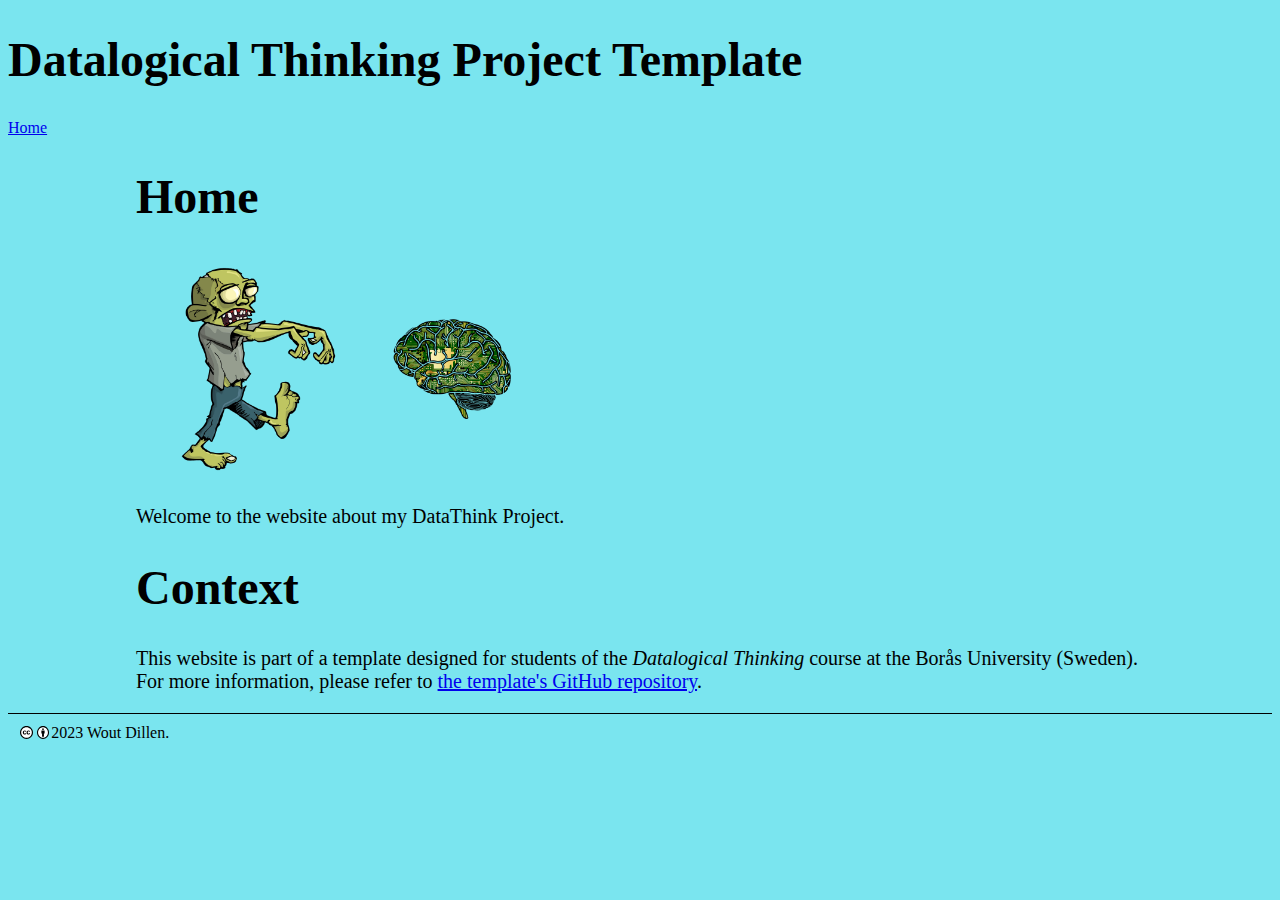
<file: docs/index.html>
<?xml version="1.0" encoding="UTF-8"?>
<!DOCTYPE html>
<html xmlns="http://www.w3.org/1999/xhtml">
    <head>
        <title>DataThink Home Page</title>
        <link rel="stylesheet" type="text/css" href="css/style.css"/>
    </head>
    <body>
        <header>
            <!-- add a header, and format with CSS -->
            <h1>Datalogical Thinking Project Template</h1>
         </header>
         <nav>
            <!-- add links web other pages, and format the navbar with CSS-->
            <!-- see 'Making a Horizontal Menu in HTML and CSS' in the course materials-->
            <a href="index.html">Home</a>
        </nav>
        <main>
            <article>
                <h1>Home</h1>
                <img src="img/datalogicalthinking-zombiebrains.png" class="course-logo" alt="Datalogical Thinking Logo."/>
                <p>
                    Welcome to the website about my DataThink Project. 
                </p>
            </article>
            <article>
                <h1>Context</h1>
                <p>
                    This website is part of a template designed for students of the <cite>Datalogical Thinking</cite> course at the Borås University (Sweden).
                    For more information, please refer to <a href="https://github.com/SSLIS/datathink-template">the template's GitHub repository</a>.
                </p>
            </article>
        </main>
        <footer>
            <div id="footer">
               <div class="copyright">
                  <div><a href="https://creativecommons.org/licenses/by/4.0/legalcode"><img src="img/cc.svg" class="copyright_logo" alt="Creative Commons License"><img src="img/by.svg" class="copyright_logo" alt="Attribution 4.0 International"></a></div>
                  <div>
                     2023 Wout Dillen.
                     </div>
               </div>
            </div>
         </footer>
    </body>
</html>
</file>
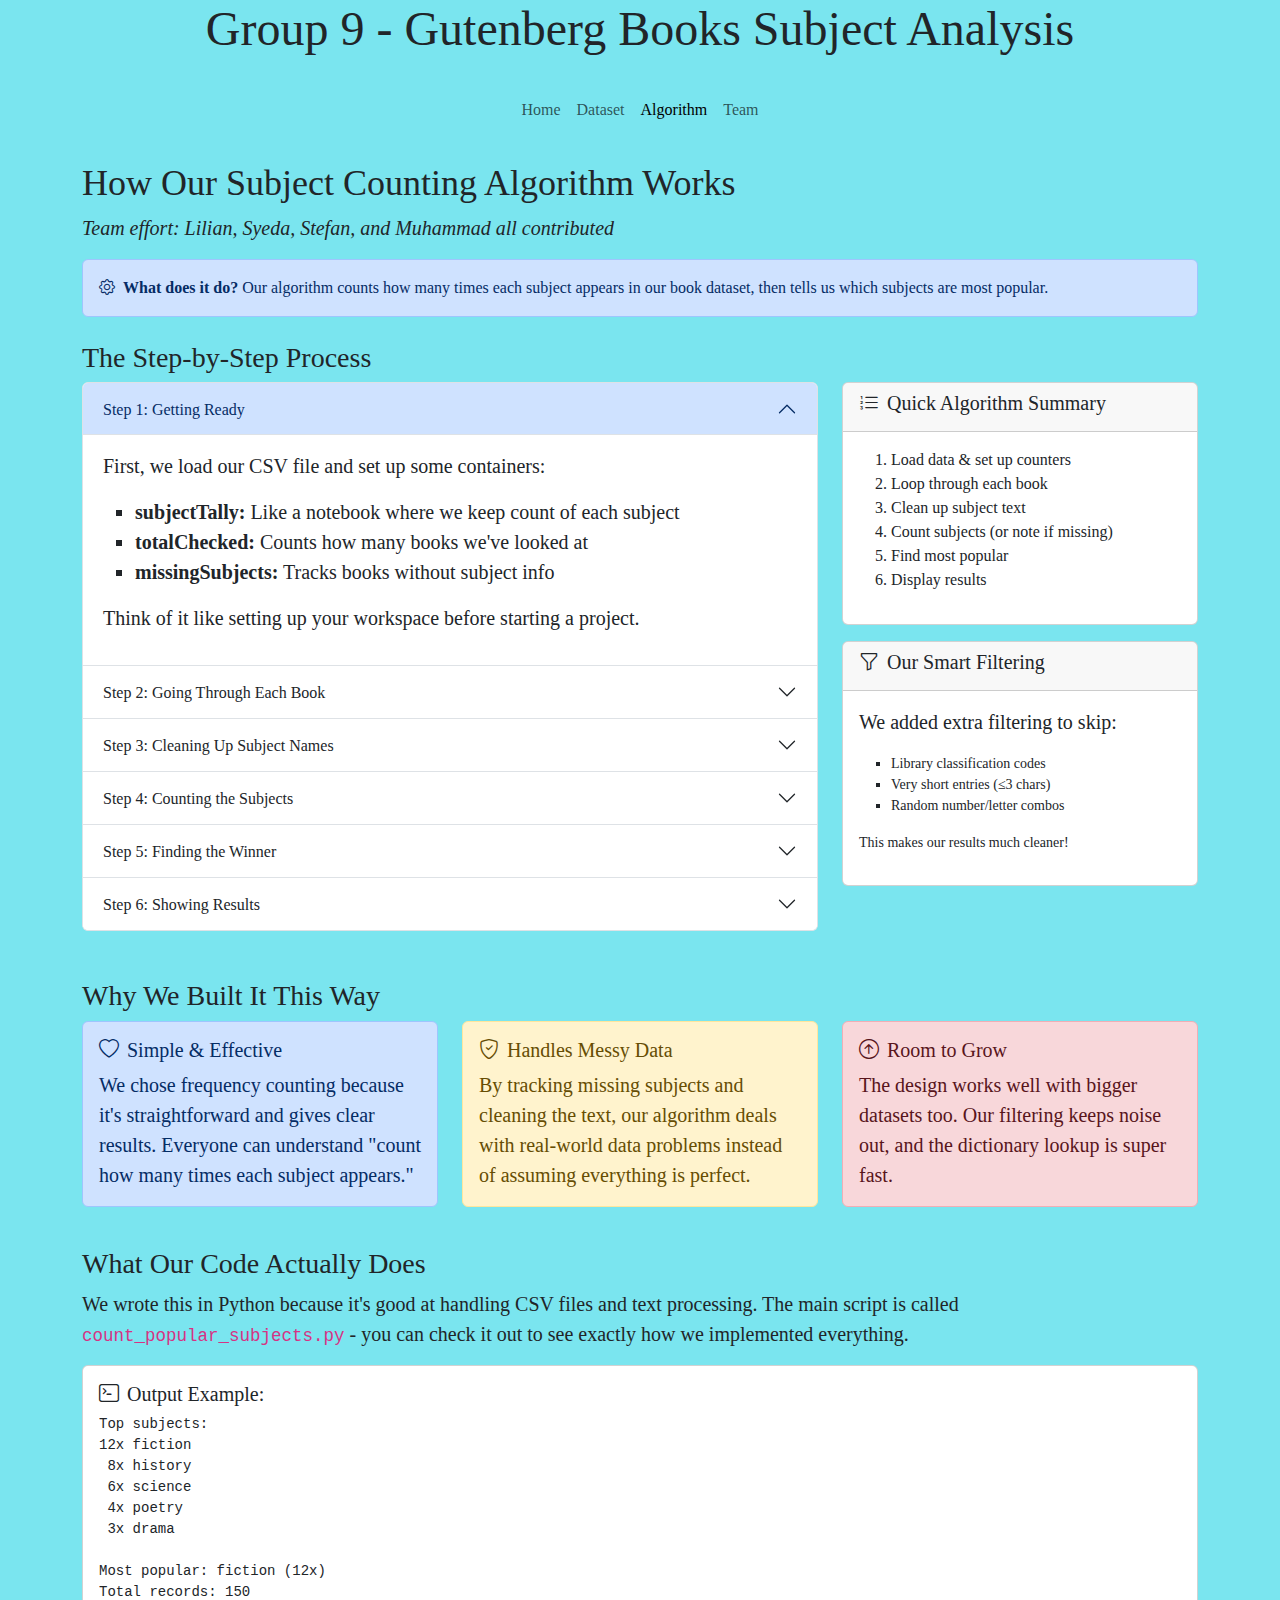
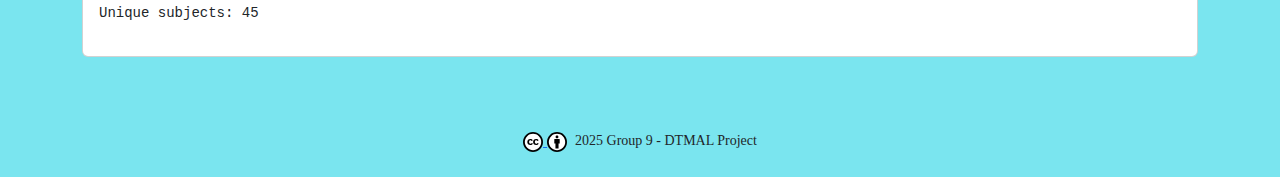
<file: docs/algorithm.html>
<!DOCTYPE html>
<html lang="en">
    <head>
        <meta charset="UTF-8">
        <meta name="viewport" content="width=device-width, initial-scale=1.0">
        <title>Algorithm - Group 9</title>
        <link href="https://cdn.jsdelivr.net/npm/bootstrap@5.3.3/dist/css/bootstrap.min.css" rel="stylesheet">
        <link href="https://cdn.jsdelivr.net/npm/bootstrap-icons@1.11.0/font/bootstrap-icons.css" rel="stylesheet">
        <link rel="stylesheet" type="text/css" href="css/style.css">
    </head>
    <body>
        <header class="mb-4">
            <h1 class="text-center">Group 9 - Gutenberg Books Subject Analysis</h1>
        </header>
        
        <nav class="navbar navbar-expand-lg mb-4">
            <div class="container-fluid">
                <div class="navbar-nav mx-auto">
                    <a class="nav-link" href="index.html">Home</a>
                    <a class="nav-link" href="dataset.html">Dataset</a>
                    <a class="nav-link active" href="algorithm.html">Algorithm</a>
                    <a class="nav-link" href="people.html">Team</a>
                </div>
            </div>
        </nav>
        
        <main class="container">
            <section>
                <h2>How Our Subject Counting Algorithm Works</h2>
                <p><em>Team effort: Lilian, Syeda, Stefan, and Muhammad all contributed</em></p>
                
                <div class="alert alert-primary">
                    <i class="bi bi-gear me-2"></i><strong>What does it do?</strong> Our algorithm counts how many times each subject appears in our book dataset, 
                    then tells us which subjects are most popular.
                </div>
                
                <h3 class="mt-4">The Step-by-Step Process</h3>
                
                <div class="row">
                    <div class="col-lg-8">
                        <div class="accordion" id="algorithmSteps">
                            <div class="accordion-item">
                                <h2 class="accordion-header">
                                    <button class="accordion-button" type="button" data-bs-toggle="collapse" data-bs-target="#step1">
                                        Step 1: Getting Ready
                                    </button>
                                </h2>
                                <div id="step1" class="accordion-collapse collapse show">
                                    <div class="accordion-body">
                                        <p>First, we load our CSV file and set up some containers:</p>
                                        <ul>
                                            <li><strong>subjectTally:</strong> Like a notebook where we keep count of each subject</li>
                                            <li><strong>totalChecked:</strong> Counts how many books we've looked at</li>
                                            <li><strong>missingSubjects:</strong> Tracks books without subject info</li>
                                        </ul>
                                        <p>Think of it like setting up your workspace before starting a project.</p>
                                    </div>
                                </div>
                            </div>
                            
                            <div class="accordion-item">
                                <h2 class="accordion-header">
                                    <button class="accordion-button collapsed" type="button" data-bs-toggle="collapse" data-bs-target="#step2">
                                        Step 2: Going Through Each Book
                                    </button>
                                </h2>
                                <div id="step2" class="accordion-collapse collapse">
                                    <div class="accordion-body">
                                        <p>We use a simple loop to check every single book record:</p>
                                        <ul>
                                            <li>Look at book #1, then book #2, then book #3...</li>
                                            <li>Keep counting: "That's 1 book checked, that's 2 books checked..."</li>
                                            <li>Make sure we don't skip any or count any twice</li>
                                        </ul>
                                    </div>
                                </div>
                            </div>
                            
                            <div class="accordion-item">
                                <h2 class="accordion-header">
                                    <button class="accordion-button collapsed" type="button" data-bs-toggle="collapse" data-bs-target="#step3">
                                        Step 3: Cleaning Up Subject Names
                                    </button>
                                </h2>
                                <div id="step3" class="accordion-collapse collapse">
                                    <div class="accordion-body">
                                        <p>We standardize the subject text so "Fiction" and "fiction" count as the same thing:</p>
                                        <code>subject = subject.strip().lower()</code>
                                        <ul>
                                            <li><code>.lower()</code> makes everything lowercase</li>
                                            <li><code>.strip()</code> removes extra spaces</li>
                                            <li>This prevents counting errors from different formatting</li>
                                        </ul>
                                    </div>
                                </div>
                            </div>
                            
                            <div class="accordion-item">
                                <h2 class="accordion-header">
                                    <button class="accordion-button collapsed" type="button" data-bs-toggle="collapse" data-bs-target="#step4">
                                        Step 4: Counting the Subjects
                                    </button>
                                </h2>
                                <div id="step4" class="accordion-collapse collapse">
                                    <div class="accordion-body">
                                        <p>Here's where the actual counting happens:</p>
                                        <ul>
                                            <li><strong>If the subject field is empty:</strong> Add 1 to our "missing subjects" count</li>
                                            <li><strong>If we've seen this subject before:</strong> Add 1 to its count</li>
                                            <li><strong>If it's a new subject:</strong> Start counting it at 1</li>
                                        </ul>
                                        <p>It's like having tally marks for each subject category.</p>
                                    </div>
                                </div>
                            </div>
                            
                            <div class="accordion-item">
                                <h2 class="accordion-header">
                                    <button class="accordion-button collapsed" type="button" data-bs-toggle="collapse" data-bs-target="#step5">
                                        Step 5: Finding the Winner
                                    </button>
                                </h2>
                                <div id="step5" class="accordion-collapse collapse">
                                    <div class="accordion-body">
                                        <p>After counting everything, we find the most popular subject:</p>
                                        <ul>
                                            <li>Start with topCount = 0</li>
                                            <li>Go through each subject in our tally</li>
                                            <li>If a subject has more counts than our current winner, it becomes the new winner</li>
                                            <li>Keep doing this until we've checked them all</li>
                                        </ul>
                                    </div>
                                </div>
                            </div>
                            
                            <div class="accordion-item">
                                <h2 class="accordion-header">
                                    <button class="accordion-button collapsed" type="button" data-bs-toggle="collapse" data-bs-target="#step6">
                                        Step 6: Showing Results
                                    </button>
                                </h2>
                                <div id="step6" class="accordion-collapse collapse">
                                    <div class="accordion-body">
                                        <p>Finally, we print out a nice summary:</p>
                                        <ul>
                                            <li>List of all subjects with their counts</li>
                                            <li>Which subject won (appeared most often)</li>
                                            <li>How many books we analyzed total</li>
                                            <li>How many had missing subject info</li>
                                        </ul>
                                        <p>Plus a "Done analyzing!" message so we know it finished.</p>
                                    </div>
                                </div>
                            </div>
                        </div>
                    </div>
                    
                    <div class="col-lg-4">
                        <div class="card">
                            <div class="card-header">
                                <h5><i class="bi bi-list-ol me-2"></i>Quick Algorithm Summary</h5>
                            </div>
                            <div class="card-body">
                                <ol>
                                    <li>Load data & set up counters</li>
                                    <li>Loop through each book</li>
                                    <li>Clean up subject text</li>
                                    <li>Count subjects (or note if missing)</li>
                                    <li>Find most popular</li>
                                    <li>Display results</li>
                                </ol>
                            </div>
                        </div>
                        
                        <div class="card mt-3">
                            <div class="card-header">
                                <h5><i class="bi bi-funnel me-2"></i>Our Smart Filtering</h5>
                            </div>
                            <div class="card-body">
                                <p>We added extra filtering to skip:</p>
                                <ul class="small">
                                    <li>Library classification codes</li>
                                    <li>Very short entries (≤3 chars)</li>
                                    <li>Random number/letter combos</li>
                                </ul>
                                <p class="small">This makes our results much cleaner!</p>
                            </div>
                        </div>
                    </div>
                </div>
                
                <h3 class="mt-5">Why We Built It This Way</h3>
                
                <div class="row">
                    <div class="col-md-4">
                        <div class="alert alert-primary">
                            <h5><i class="bi bi-heart me-2"></i>Simple & Effective</h5>
                            <p class="mb-0">
                                We chose frequency counting because it's straightforward and gives clear results. 
                                Everyone can understand "count how many times each subject appears."
                            </p>
                        </div>
                    </div>
                    
                    <div class="col-md-4">
                        <div class="alert alert-warning">
                            <h5><i class="bi bi-shield-check me-2"></i>Handles Messy Data</h5>
                            <p class="mb-0">
                                By tracking missing subjects and cleaning the text, our algorithm deals with real-world 
                                data problems instead of assuming everything is perfect.
                            </p>
                        </div>
                    </div>
                    
                    <div class="col-md-4">
                        <div class="alert alert-danger">
                            <h5><i class="bi bi-arrow-up-circle me-2"></i>Room to Grow</h5>
                            <p class="mb-0">
                                The design works well with bigger datasets too. Our filtering keeps noise out, 
                                and the dictionary lookup is super fast.
                            </p>
                        </div>
                    </div>
                </div>
                
                <h3 class="mt-4">What Our Code Actually Does</h3>
                <p>
                    We wrote this in Python because it's good at handling CSV files and text processing. 
                    The main script is called <code>count_popular_subjects.py</code> - you can check it out 
                    to see exactly how we implemented everything.
                </p>
                
                <div class="card">
                    <div class="card-body">
                        <h5><i class="bi bi-terminal me-2"></i>Output Example:</h5>
                        <pre class="small">Top subjects:
12x fiction
 8x history  
 6x science
 4x poetry
 3x drama

Most popular: fiction (12x)
Total records: 150
Unique subjects: 45</pre>
                    </div>
                </div>
            </section>
        </main>
        
        <footer class="mt-5 py-4">
            <div class="container text-center">
                <div class="d-flex justify-content-center align-items-center">
                    <a href="https://creativecommons.org/licenses/by/4.0/legalcode" class="me-2">
                        <img src="img/cc.svg" alt="Creative Commons" width="20">
                        <img src="img/by.svg" alt="Attribution 4.0" width="20">
                    </a>
                    <small>2025 Group 9 - DTMAL Project</small>
                </div>
            </div>
        </footer>
        
        <script src="https://cdn.jsdelivr.net/npm/bootstrap@5.3.3/dist/js/bootstrap.bundle.min.js"></script>
    </body>
</html>
</file>
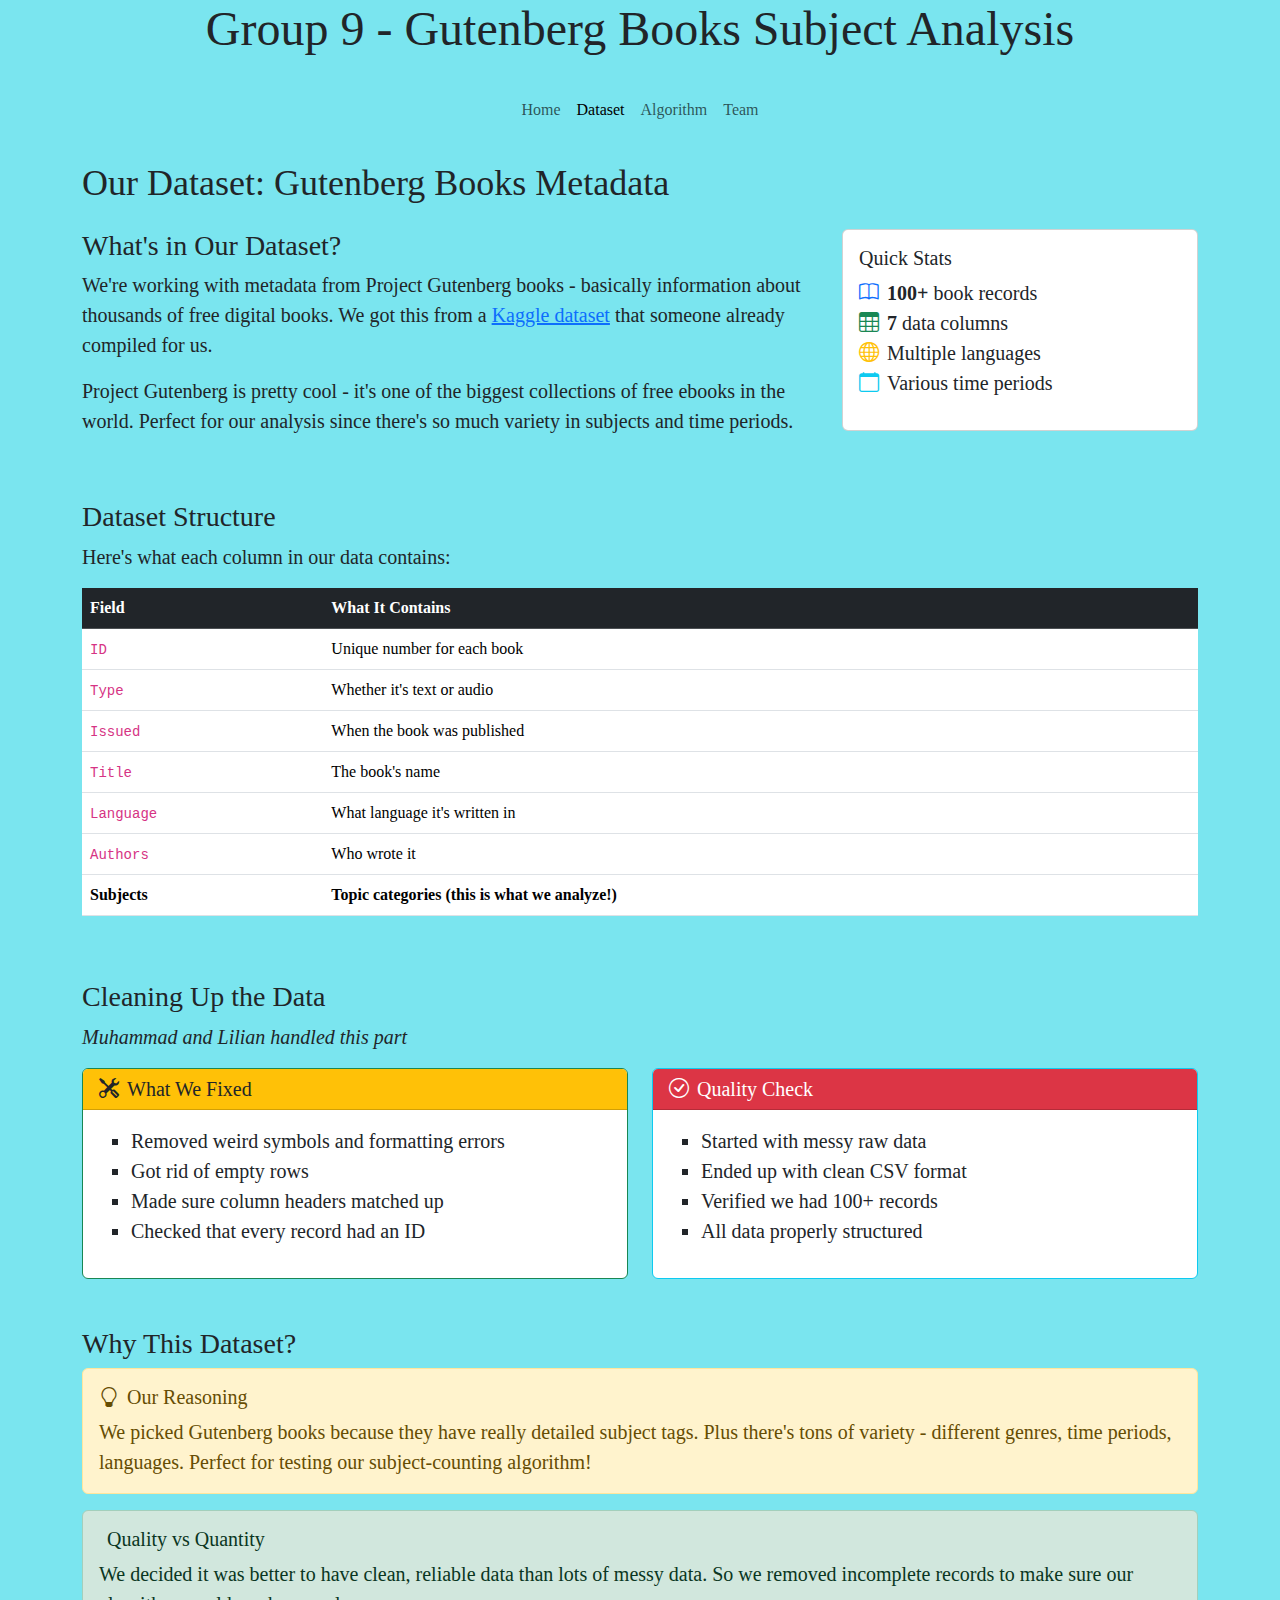
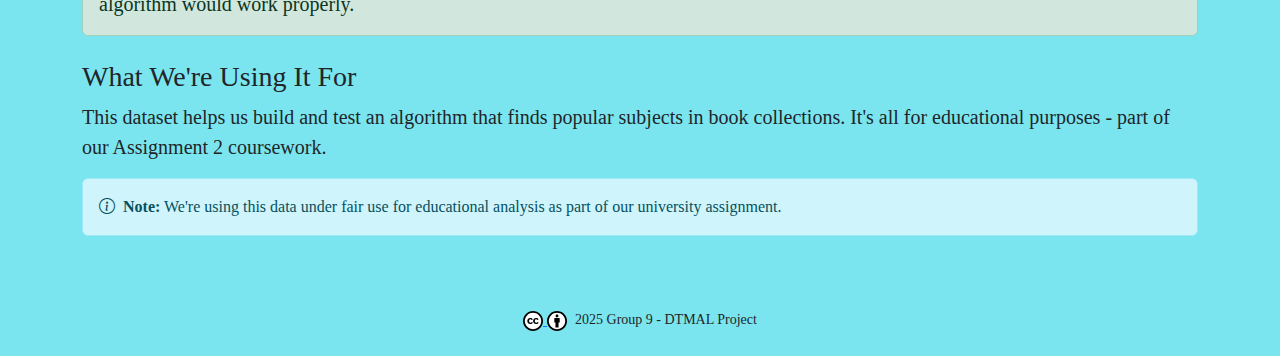
<file: docs/dataset.html>
<!DOCTYPE html>
<html lang="en">
    <head>
        <meta charset="UTF-8">
        <meta name="viewport" content="width=device-width, initial-scale=1.0">
        <title>Dataset - Group 9</title>
        <link href="https://cdn.jsdelivr.net/npm/bootstrap@5.3.3/dist/css/bootstrap.min.css" rel="stylesheet">
        <link href="https://cdn.jsdelivr.net/npm/bootstrap-icons@1.11.0/font/bootstrap-icons.css" rel="stylesheet">
        <link rel="stylesheet" type="text/css" href="css/style.css">
    </head>
    <body>
        <header class="mb-4">
            <h1 class="text-center">Group 9 - Gutenberg Books Subject Analysis</h1>
        </header>
        
        <nav class="navbar navbar-expand-lg mb-4">
            <div class="container-fluid">
                <div class="navbar-nav mx-auto">
                    <a class="nav-link" href="index.html">Home</a>
                    <a class="nav-link active" href="dataset.html">Dataset</a>
                    <a class="nav-link" href="algorithm.html">Algorithm</a>
                    <a class="nav-link" href="people.html">Team</a>
                </div>
            </div>
        </nav>
        
        <main class="container">
            <section>
                <h2>Our Dataset: Gutenberg Books Metadata</h2>
                
                <div class="row mt-4">
                    <div class="col-lg-8">
                        <h3>What's in Our Dataset?</h3>
                        <p>
                            We're working with metadata from Project Gutenberg books - basically information about thousands of 
                            free digital books. We got this from a 
                            <a href="https://www.kaggle.com/datasets/lokeshparab/gutenberg-books-and-metadata-2025">Kaggle dataset</a> 
                            that someone already compiled for us.
                        </p>
                        
                        <p>
                            Project Gutenberg is pretty cool - it's one of the biggest collections of free ebooks in the world. 
                            Perfect for our analysis since there's so much variety in subjects and time periods.
                        </p>
                    </div>
                    <div class="col-lg-4">
                        <div class="card">
                            <div class="card-body">
                                <h5 class="card-title">Quick Stats</h5>
                                <ul class="list-unstyled">
                                    <li><i class="bi bi-book me-2 text-primary"></i><strong>100+</strong> book records</li>
                                    <li><i class="bi bi-table me-2 text-success"></i><strong>7</strong> data columns</li>
                                    <li><i class="bi bi-globe me-2 text-warning"></i>Multiple languages</li>
                                    <li><i class="bi bi-calendar me-2 text-info"></i>Various time periods</li>
                                </ul>
                            </div>
                        </div>
                    </div>
                </div>
                
                <h3 class="mt-5">Dataset Structure</h3>
                <p>Here's what each column in our data contains:</p>
                
                <div class="table-responsive">
                    <table class="table table-hover">
                        <thead class="table-dark">
                            <tr>
                                <th>Field</th>
                                <th>What It Contains</th>
                            </tr>
                        </thead>
                        <tbody>
                            <tr>
                                <td><code>ID</code></td>
                                <td>Unique number for each book</td>
                            </tr>
                            <tr>
                                <td><code>Type</code></td>
                                <td>Whether it's text or audio</td>
                            </tr>
                            <tr>
                                <td><code>Issued</code></td>
                                <td>When the book was published</td>
                            </tr>
                            <tr>
                                <td><code>Title</code></td>
                                <td>The book's name</td>
                            </tr>
                            <tr>
                                <td><code>Language</code></td>
                                <td>What language it's written in</td>
                            </tr>
                            <tr>
                                <td><code>Authors</code></td>
                                <td>Who wrote it</td>
                            </tr>
                            <tr>
                                <td><strong>Subjects</strong></td>
                                <td><strong>Topic categories (this is what we analyze!)</strong></td>
                            </tr>
                        </tbody>
                    </table>
                </div>
                
                <h3 class="mt-5">Cleaning Up the Data</h3>
                <p><em>Muhammad and Lilian handled this part</em></p>
                
                <div class="row">
                    <div class="col-md-6">
                        <div class="card border-success">
                            <div class="card-header bg-warning text-dark">
                                <h5 class="mb-0"><i class="bi bi-tools me-2"></i>What We Fixed</h5>
                            </div>
                            <div class="card-body">
                                <ul>
                                    <li>Removed weird symbols and formatting errors</li>
                                    <li>Got rid of empty rows</li>
                                    <li>Made sure column headers matched up</li>
                                    <li>Checked that every record had an ID</li>
                                </ul>
                            </div>
                        </div>
                    </div>
                    <div class="col-md-6">
                        <div class="card border-info">
                            <div class="card-header bg-danger text-white">
                                <h5 class="mb-0"><i class="bi bi-check-circle me-2"></i>Quality Check</h5>
                            </div>
                            <div class="card-body">
                                <ul>
                                    <li>Started with messy raw data</li>
                                    <li>Ended up with clean CSV format</li>
                                    <li>Verified we had 100+ records</li>
                                    <li>All data properly structured</li>
                                </ul>
                            </div>
                        </div>
                    </div>
                </div>
                
                <h3 class="mt-5">Why This Dataset?</h3>
                
                <div class="alert alert-warning">
                    <h5><i class="bi bi-lightbulb me-2"></i>Our Reasoning</h5>
                    <p class="mb-0">
                        We picked Gutenberg books because they have really detailed subject tags. Plus there's tons of variety - 
                        different genres, time periods, languages. Perfect for testing our subject-counting algorithm!
                    </p>
                </div>
                
                <div class="alert alert-success">
                    <h5><i class="bi bi-balance-scale me-2"></i>Quality vs Quantity</h5>
                    <p class="mb-0">
                        We decided it was better to have clean, reliable data than lots of messy data. 
                        So we removed incomplete records to make sure our algorithm would work properly.
                    </p>
                </div>
                
                <h3 class="mt-4">What We're Using It For</h3>
                <p>
                    This dataset helps us build and test an algorithm that finds popular subjects in book collections. 
                    It's all for educational purposes - part of our Assignment 2 coursework.
                </p>
                
                <div class="alert alert-info">
                    <i class="bi bi-info-circle me-2"></i><strong>Note:</strong> We're using this data under fair use for educational analysis as part of our university assignment.
                </div>
            </section>
        </main>
        
        <footer class="mt-5 py-4">
            <div class="container text-center">
                <div class="d-flex justify-content-center align-items-center">
                    <a href="https://creativecommons.org/licenses/by/4.0/legalcode" class="me-2">
                        <img src="img/cc.svg" alt="Creative Commons" width="20">
                        <img src="img/by.svg" alt="Attribution 4.0" width="20">
                    </a>
                    <small>2025 Group 9 - DTMAL Project</small>
                </div>
            </div>
        </footer>
        
        <script src="https://cdn.jsdelivr.net/npm/bootstrap@5.3.3/dist/js/bootstrap.bundle.min.js"></script>
    </body>
</html>
</file>
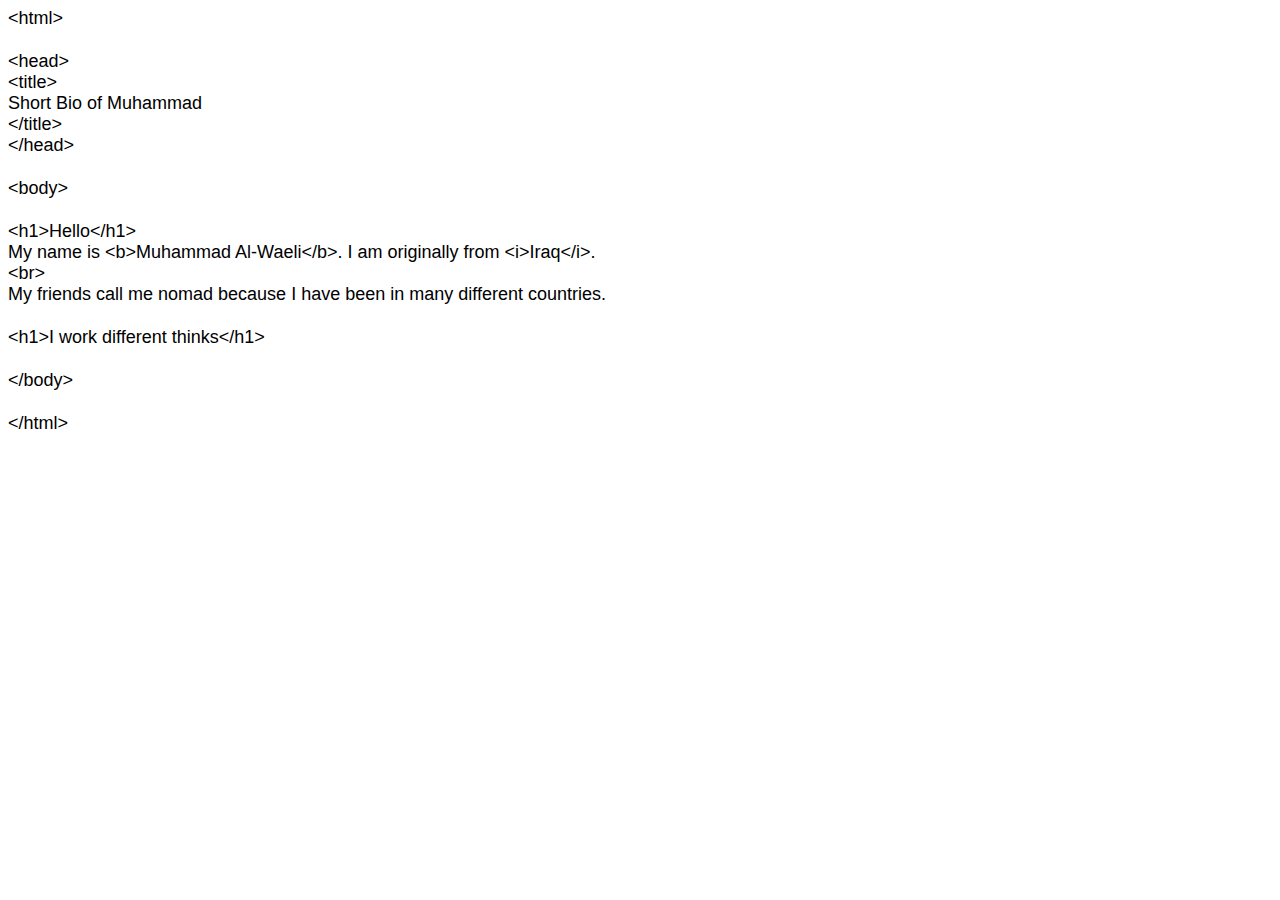
<file: docs/MoBio.htm>
<!DOCTYPE html PUBLIC "-//W3C//DTD HTML 4.01//EN" "http://www.w3.org/TR/html4/strict.dtd">
<html>
<head>
  <meta http-equiv="Content-Type" content="text/html; charset=utf-8">
  <meta http-equiv="Content-Style-Type" content="text/css">
  <title></title>
  <meta name="Generator" content="Cocoa HTML Writer">
  <meta name="CocoaVersion" content="2685.1">
  <style type="text/css">
    p.p1 {margin: 0.0px 0.0px 0.0px 0.0px; font: 18.0px Helvetica}
    p.p2 {margin: 0.0px 0.0px 0.0px 0.0px; font: 18.0px Helvetica; min-height: 22.0px}
    span.Apple-tab-span {white-space:pre}
  </style>
</head>
<body>
<p class="p1">&lt;html&gt;</p>
<p class="p2"><br></p>
<p class="p1">&lt;head&gt;</p>
<p class="p1">&lt;title&gt;</p>
<p class="p1">Short Bio of Muhammad<span class="Apple-tab-span">	</span></p>
<p class="p1">&lt;/title&gt;</p>
<p class="p1">&lt;/head&gt;</p>
<p class="p2"><br></p>
<p class="p1">&lt;body&gt;</p>
<p class="p2"><br></p>
<p class="p1">&lt;h1&gt;Hello&lt;/h1&gt;</p>
<p class="p1">My name is &lt;b&gt;Muhammad Al-Waeli&lt;/b&gt;. I am originally from &lt;i&gt;Iraq&lt;/i&gt;.</p>
<p class="p1">&lt;br&gt;</p>
<p class="p1">My friends call me nomad because I have been in many different countries.<span class="Apple-converted-space"> </span></p>
<p class="p2"><br></p>
<p class="p1">&lt;h1&gt;I work different thinks&lt;/h1&gt;</p>
<p class="p2"><br></p>
<p class="p1">&lt;/body&gt;</p>
<p class="p2"><br></p>
<p class="p1">&lt;/html&gt;</p>
</body>
</html>
</file>
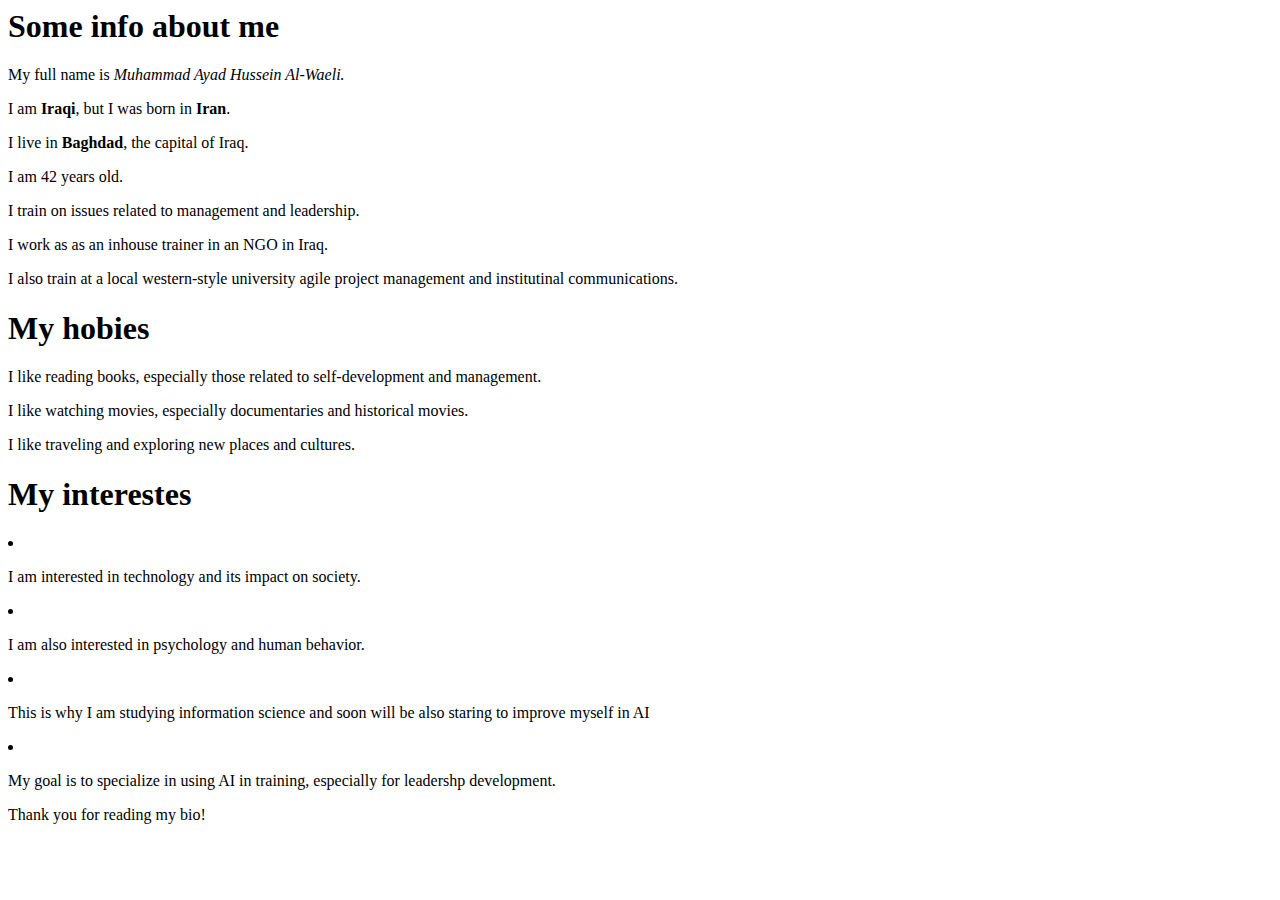
<file: docs/Muhammad-Bio.html>
<html>
    <head>
        <title>A short bio of Muhammad</title>
    </head>
    <body>
        <h1>Some info about me</h1>
        <p>My full name is <i>Muhammad Ayad Hussein Al-Waeli.</i></p>
        <p>I am <b>Iraqi</b>, but I was born in <b>Iran</b>.</p>
        <p>I live in <b>Baghdad</b>, the capital of Iraq.</p>
        <p>I am 42 years old.</p>
        <p>I train on issues related to management and leadership.</p>
        <p>I work as as an inhouse trainer in an NGO in Iraq.</p>
        <p>I also train at a local western-style university agile project management and institutinal communications.</p>
        <h1>My hobies</h1>
        <p>I like reading books, especially those related to self-development and management.</p>
        <p>I like watching movies, especially documentaries and historical movies.</p>
        <p>I like traveling and exploring new places and cultures.</p>
        <h1>My interestes</h1>
        <li><p>I am interested in technology and its impact on society.</p>
        <li><p>I am also interested in psychology and human behavior.</p></li>
        <li><p>This is why I am studying information science and soon will be also staring to improve myself in AI</p></li>
        <li><p>My goal is to specialize in using AI in training, especially for leadershp development.</p></li>
    
        <p>Thank you for reading my bio!</p>
    </body>   
</html>
</file>
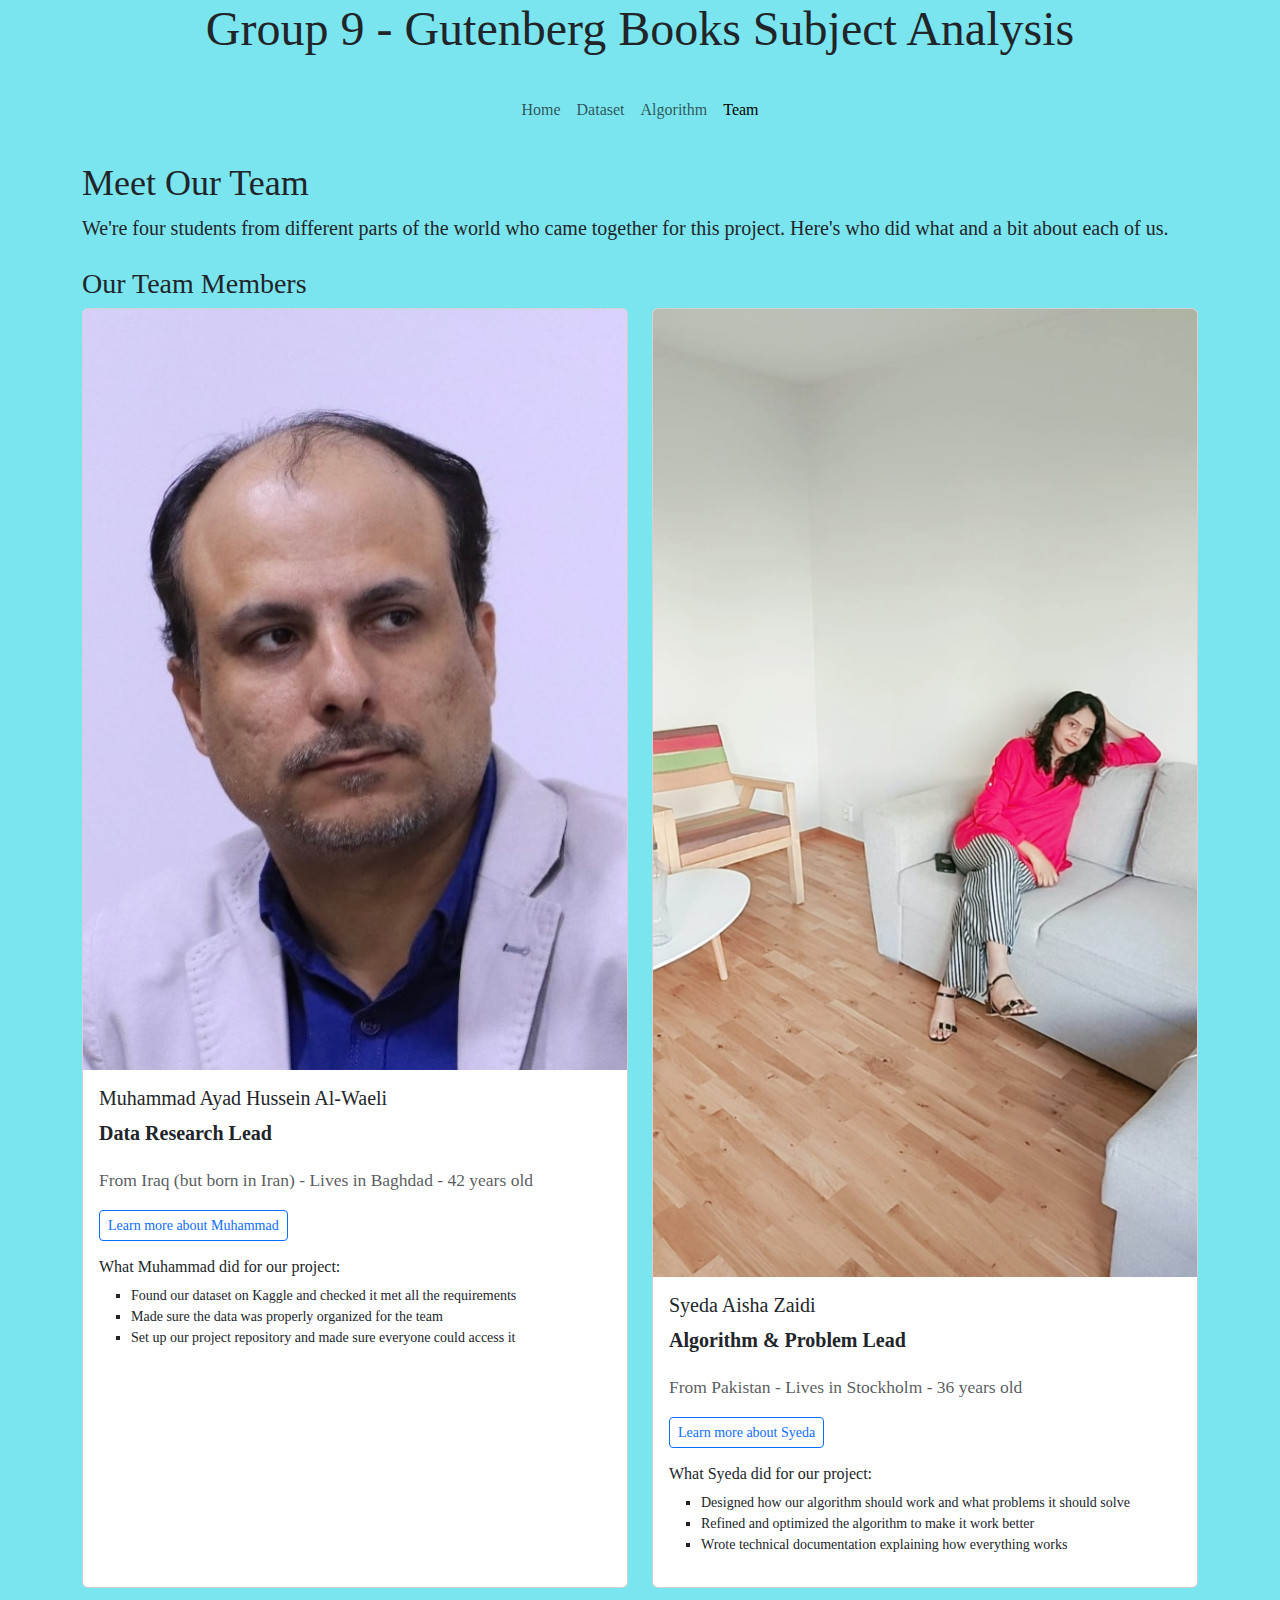
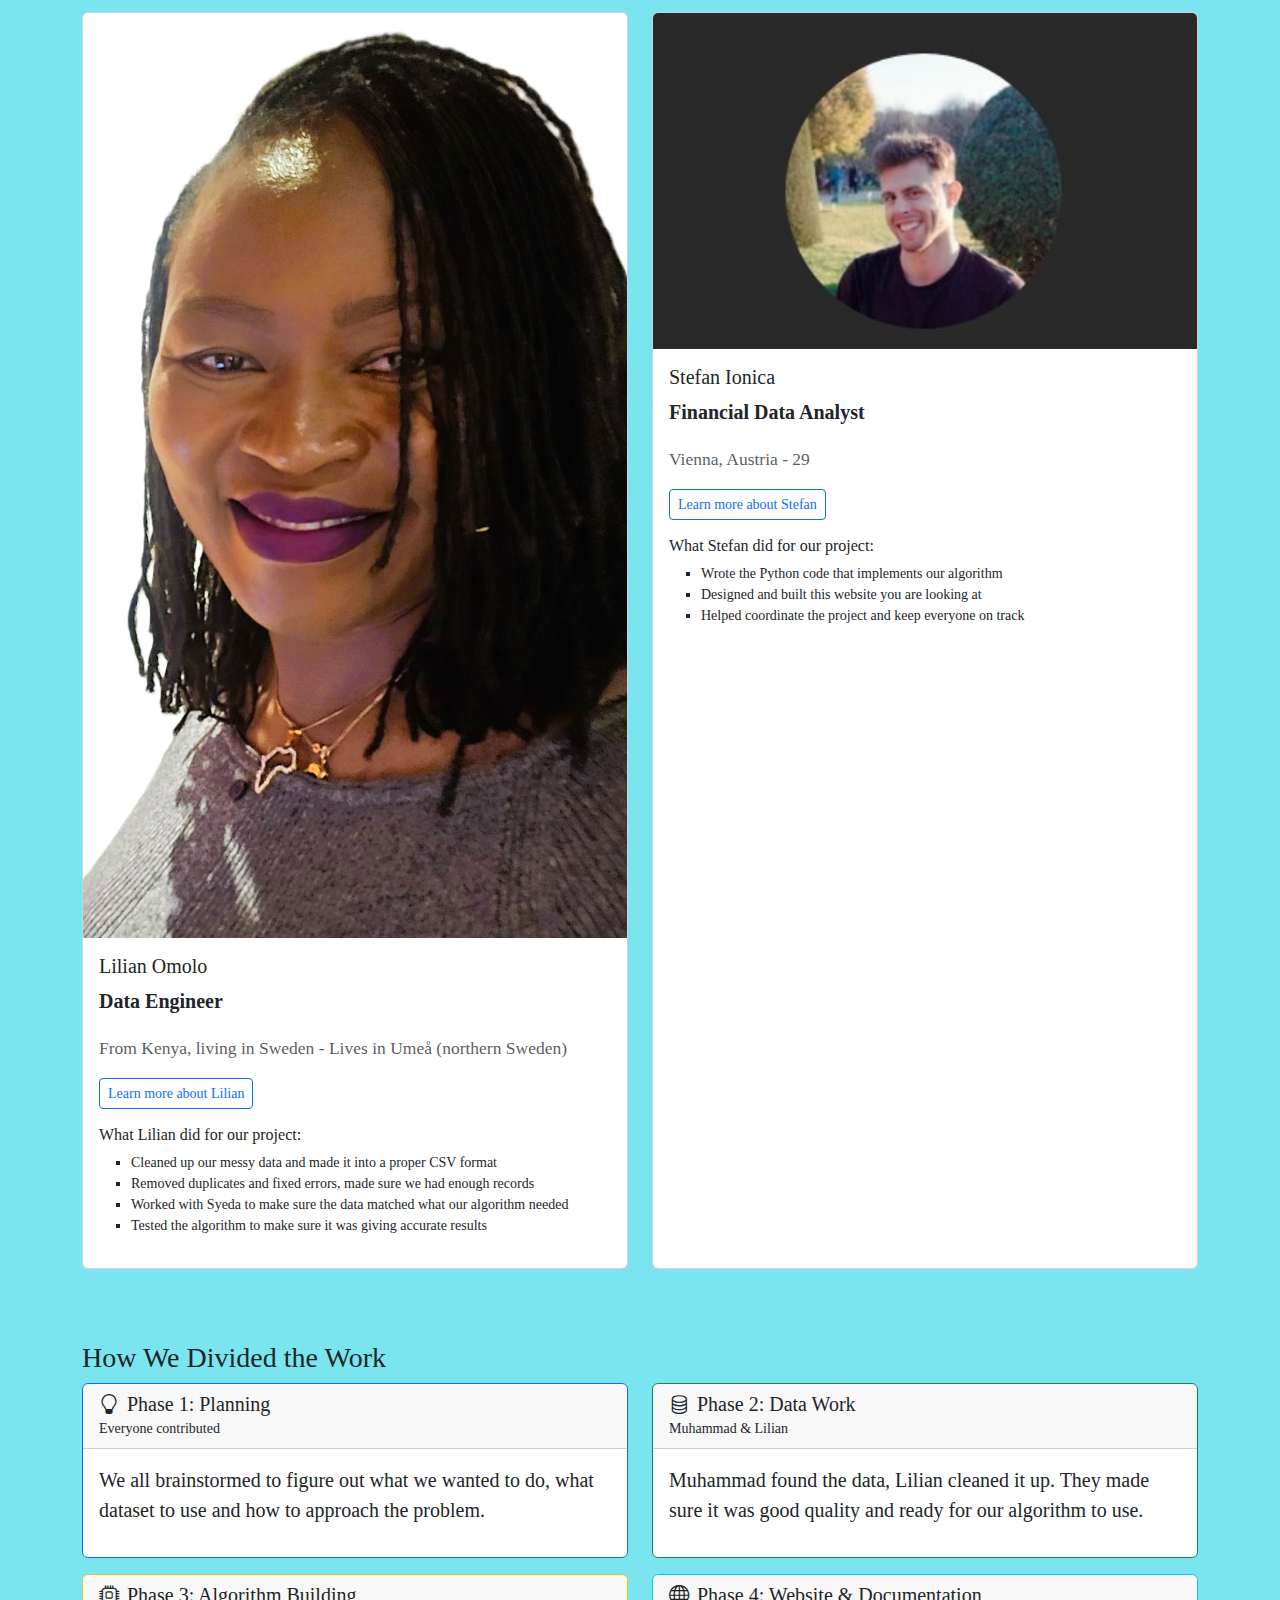
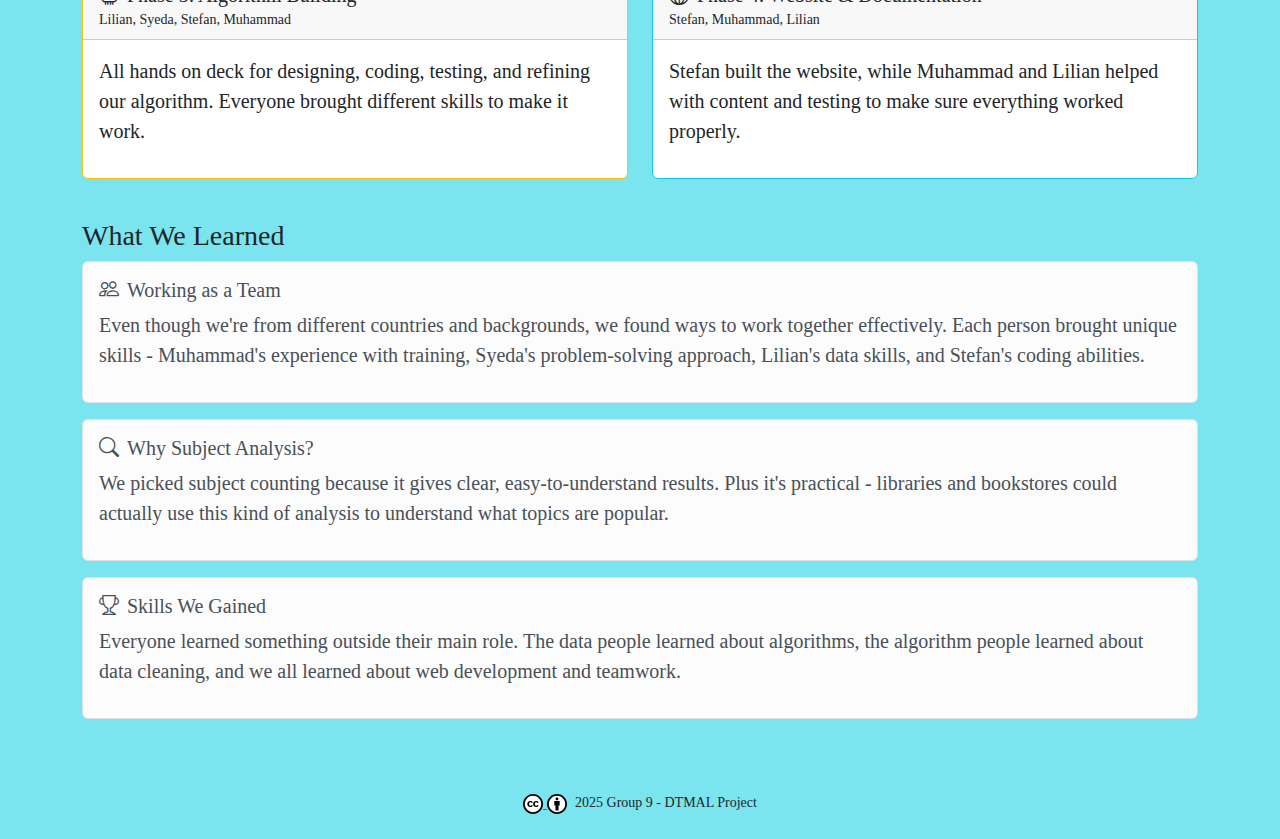
<file: docs/people.html>
<!DOCTYPE html>
<html lang="en">
    <head>
        <meta charset="UTF-8">
        <meta name="viewport" content="width=device-width, initial-scale=1.0">
        <title>Team - Group 9</title>
        <link href="https://cdn.jsdelivr.net/npm/bootstrap@5.3.3/dist/css/bootstrap.min.css" rel="stylesheet">
        <link href="https://cdn.jsdelivr.net/npm/bootstrap-icons@1.11.0/font/bootstrap-icons.css" rel="stylesheet">
        <link rel="stylesheet" type="text/css" href="css/style.css">
    </head>
    <body>
        <header class="mb-4">
            <h1 class="text-center">Group 9 - Gutenberg Books Subject Analysis</h1>
        </header>
        
        <nav class="navbar navbar-expand-lg mb-4">
            <div class="container-fluid">
                <div class="navbar-nav mx-auto">
                    <a class="nav-link" href="index.html">Home</a>
                    <a class="nav-link" href="dataset.html">Dataset</a>
                    <a class="nav-link" href="algorithm.html">Algorithm</a>
                    <a class="nav-link active" href="people.html">Team</a>
                </div>
            </div>
        </nav>
        
        <main class="container">
            <section>
                <h2>Meet Our Team</h2>
                <p>
                    We're four students from different parts of the world who came together for this project. 
                    Here's who did what and a bit about each of us.
                </p>
                
                <h3 class="mt-4">Our Team Members</h3>
                
                <div class="row">
                    <div class="col-md-6 mb-4">
                        <div class="card h-100">
                            <img src="img/Muhammad.jpg" class="card-img-top team-photo" alt="Muhammad">
                            <div class="card-body">
                                <h5 class="card-title">Muhammad Ayad Hussein Al-Waeli</h5>
                                <p class="card-text"><strong>Data Research Lead</strong></p>
                                <p class="card-text"><small class="text-muted">From Iraq (but born in Iran) - Lives in Baghdad - 42 years old</small></p>
                                
                                <button class="btn btn-outline-primary btn-sm" type="button" data-bs-toggle="collapse" data-bs-target="#muhammadInfo">
                                    Learn more about Muhammad
                                </button>
                                
                                <div class="collapse mt-3" id="muhammadInfo">
                                    <div class="card card-body">
                                        <p><strong>What he does:</strong> Works as a trainer at an NGO in Iraq, teaching management and leadership. 
                                        Also teaches agile project management at a local university.</p>
                                        <p><strong>Interests:</strong> Loves reading (especially self-development books), watching documentaries 
                                        and historical movies, traveling. Really interested in how technology affects society and psychology.</p>
                                        <p><strong>Future goals:</strong> Wants to use AI for leadership training programs.</p>
                                    </div>
                                </div>
                                
                                <div class="mt-3">
                                    <h6>What Muhammad did for our project:</h6>
                                    <ul class="small">
                                        <li>Found our dataset on Kaggle and checked it met all the requirements</li>
                                        <li>Made sure the data was properly organized for the team</li>
                                        <li>Set up our project repository and made sure everyone could access it</li>
                                    </ul>
                                </div>
                            </div>
                        </div>
                    </div>
                    
                    <div class="col-md-6 mb-4">
                        <div class="card h-100">
                            <img src="img/1000008291.jpg" class="card-img-top team-photo" alt="Syeda Aisha">
                            <div class="card-body">
                                <h5 class="card-title">Syeda Aisha Zaidi</h5>
                                <p class="card-text"><strong>Algorithm & Problem Lead</strong></p>
                                <p class="card-text"><small class="text-muted">From Pakistan - Lives in Stockholm - 36 years old</small></p>
                                
                                <button class="btn btn-outline-primary btn-sm" type="button" data-bs-toggle="collapse" data-bs-target="#aishaInfo">
                                    Learn more about Syeda
                                </button>
                                
                                <div class="collapse mt-3" id="aishaInfo">
                                    <div class="card card-body">
                                        <p><strong>Studies:</strong> MITB programme to develop research skills and get ready for innovation-driven jobs.</p>
                                        <p><strong>Interests:</strong> Innovation and technology, understanding how children learn and behave, 
                                        documentaries, historical movies, traveling.</p>
                                        <p><strong>Goal:</strong> Become well-equipped for the modern job market with strong research abilities.</p>
                                    </div>
                                </div>
                                
                                <div class="mt-3">
                                    <h6>What Syeda did for our project:</h6>
                                    <ul class="small">
                                        <li>Designed how our algorithm should work and what problems it should solve</li>
                                        <li>Refined and optimized the algorithm to make it work better</li>
                                        <li>Wrote technical documentation explaining how everything works</li>
                                    </ul>
                                </div>
                            </div>
                        </div>
                    </div>
                    
                    <div class="col-md-6 mb-4">
                        <div class="card h-100">
                            <img src="img/LIlo.jpg" class="card-img-top team-photo" alt="Lilian">
                            <div class="card-body">
                                <h5 class="card-title">Lilian Omolo</h5>
                                <p class="card-text"><strong>Data Engineer</strong></p>
                                <p class="card-text"><small class="text-muted">From Kenya, living in Sweden - Lives in Umeå (northern Sweden)</small></p>
                                
                                <button class="btn btn-outline-primary btn-sm" type="button" data-bs-toggle="collapse" data-bs-target="#lilianInfo">
                                    Learn more about Lilian
                                </button>
                                
                                <div class="collapse mt-3" id="lilianInfo">
                                    <div class="card card-body">
                                        <p><strong>Job:</strong> Works as an interpreter and cross-cultural facilitator for the UN.</p>
                                        <p><strong>Hobbies:</strong> Reading, watching movies, designing handicrafts, trying new culinary ideas, 
                                        and keeping up with technology.</p>
                                        <p><strong>Location:</strong> Based in Umeå, which is way up north in Sweden.</p>
                                    </div>
                                </div>
                                
                                <div class="mt-3">
                                    <h6>What Lilian did for our project:</h6>
                                    <ul class="small">
                                        <li>Cleaned up our messy data and made it into a proper CSV format</li>
                                        <li>Removed duplicates and fixed errors, made sure we had enough records</li>
                                        <li>Worked with Syeda to make sure the data matched what our algorithm needed</li>
                                        <li>Tested the algorithm to make sure it was giving accurate results</li>
                                    </ul>
                                </div>
                            </div>
                        </div>
                    </div>
                    
                    <div class="col-md-6 mb-4">
                        <div class="card h-100">
                            <img src="img/Stefan.jpg" class="card-img-top team-photo" alt="Stefan">
                            <div class="card-body">
                                <h5 class="card-title">Stefan Ionica</h5>
                                <p class="card-text"><strong>Financial Data Analyst</strong></p>
                                <p class="card-text"><small class="text-muted">Vienna, Austria - 29</small></p>
                                <button class="btn btn-outline-primary btn-sm" type="button" data-bs-toggle="collapse" data-bs-target="#stefanInfo">
                                    Learn more about Stefan
                                </button>
                                
                                <div class="collapse mt-3" id="stefanInfo">
                                    <div class="card card-body">
                                        <p><strong>Job:</strong> Works for a Bank.</p>
                                        <p><strong>Hobbies:</strong> Playing with his daughters.</p>
                                        <p><strong>Location:</strong> Based in Vienna, Austria.</p>
                                    </div>
                                </div>
                                
                                <div class="mt-3">
                                    <h6>What Stefan did for our project:</h6>
                                    <ul class="small">
                                        <li>Wrote the Python code that implements our algorithm</li>
                                        <li>Designed and built this website you are looking at</li>
                                        <li>Helped coordinate the project and keep everyone on track</li>
                                    </ul>
                                </div>
                            </div>
                        </div>
                    </div>
                </div>
                
                <h3 class="mt-5">How We Divided the Work</h3>
                
                <div class="row">
                    <div class="col-md-6">
                        <div class="card mb-3 border-primary">
                            <div class="card-header bg-slate">
                                <h5 class="mb-0"><i class="bi bi-lightbulb me-2"></i>Phase 1: Planning</h5>
                                <small>Everyone contributed</small>
                            </div>
                            <div class="card-body">
                                <p>We all brainstormed to figure out what we wanted to do, 
                                what dataset to use and how to approach the problem.</p>
                            </div>
                        </div>
                        
                        <div class="card mb-3 border-warning">
                            <div class="card-header bg-warm-gray">
                                <h5 class="mb-0"><i class="bi bi-cpu me-2"></i>Phase 3: Algorithm Building</h5>
                                <small>Lilian, Syeda, Stefan, Muhammad</small>
                            </div>
                            <div class="card-body">
                                <p>All hands on deck for designing, coding, testing, and refining our algorithm. 
                                Everyone brought different skills to make it work.</p>
                            </div>
                        </div>
                    </div>
                    
                    <div class="col-md-6">
                        <div class="card mb-3 border-success">
                            <div class="card-header bg-sage">
                                <h5 class="mb-0"><i class="bi bi-database me-2"></i>Phase 2: Data Work</h5>
                                <small>Muhammad & Lilian</small>
                            </div>
                            <div class="card-body">
                                <p>Muhammad found the data, Lilian cleaned it up. They made sure it was 
                                good quality and ready for our algorithm to use.</p>
                            </div>
                        </div>
                        
                        <div class="card mb-3 border-info">
                            <div class="card-header bg-dusty-blue">
                                <h5 class="mb-0"><i class="bi bi-globe me-2"></i>Phase 4: Website & Documentation</h5>
                                <small>Stefan, Muhammad, Lilian</small>
                            </div>
                            <div class="card-body">
                                <p>Stefan built the website, while Muhammad and Lilian helped with content 
                                and testing to make sure everything worked properly.</p>
                            </div>
                        </div>
                    </div>
                </div>
                
                <h3 class="mt-4">What We Learned</h3>
                
                <div class="alert alert-light border">
                    <h5><i class="bi bi-people me-2"></i>Working as a Team</h5>
                    <p>
                        Even though we're from different countries and backgrounds, we found ways to work together effectively. 
                        Each person brought unique skills - Muhammad's experience with training, Syeda's problem-solving approach, 
                        Lilian's data skills, and Stefan's coding abilities.
                    </p>
                </div>
                
                <div class="alert alert-light border">
                    <h5><i class="bi bi-search me-2"></i>Why Subject Analysis?</h5>
                    <p>
                        We picked subject counting because it gives clear, easy-to-understand results. Plus it's practical - 
                        libraries and bookstores could actually use this kind of analysis to understand what topics are popular.
                    </p>
                </div>
                
                <div class="alert alert-light border">
                    <h5><i class="bi bi-trophy me-2"></i>Skills We Gained</h5>
                    <p>
                        Everyone learned something outside their main role. The data people learned about algorithms, 
                        the algorithm people learned about data cleaning, and we all learned about web development and teamwork.
                    </p>
                </div>
            </section>
        </main>
        
        <footer class="mt-5 py-4">
            <div class="container text-center">
                <div class="d-flex justify-content-center align-items-center">
                    <a href="https://creativecommons.org/licenses/by/4.0/legalcode" class="me-2">
                        <img src="img/cc.svg" alt="Creative Commons" width="20">
                        <img src="img/by.svg" alt="Attribution 4.0" width="20">
                    </a>
                    <small>2025 Group 9 - DTMAL Project</small>
                </div>
            </div>
        </footer>
        
        <script src="https://cdn.jsdelivr.net/npm/bootstrap@5.3.3/dist/js/bootstrap.bundle.min.js"></script>
    </body>
</html>
</file>
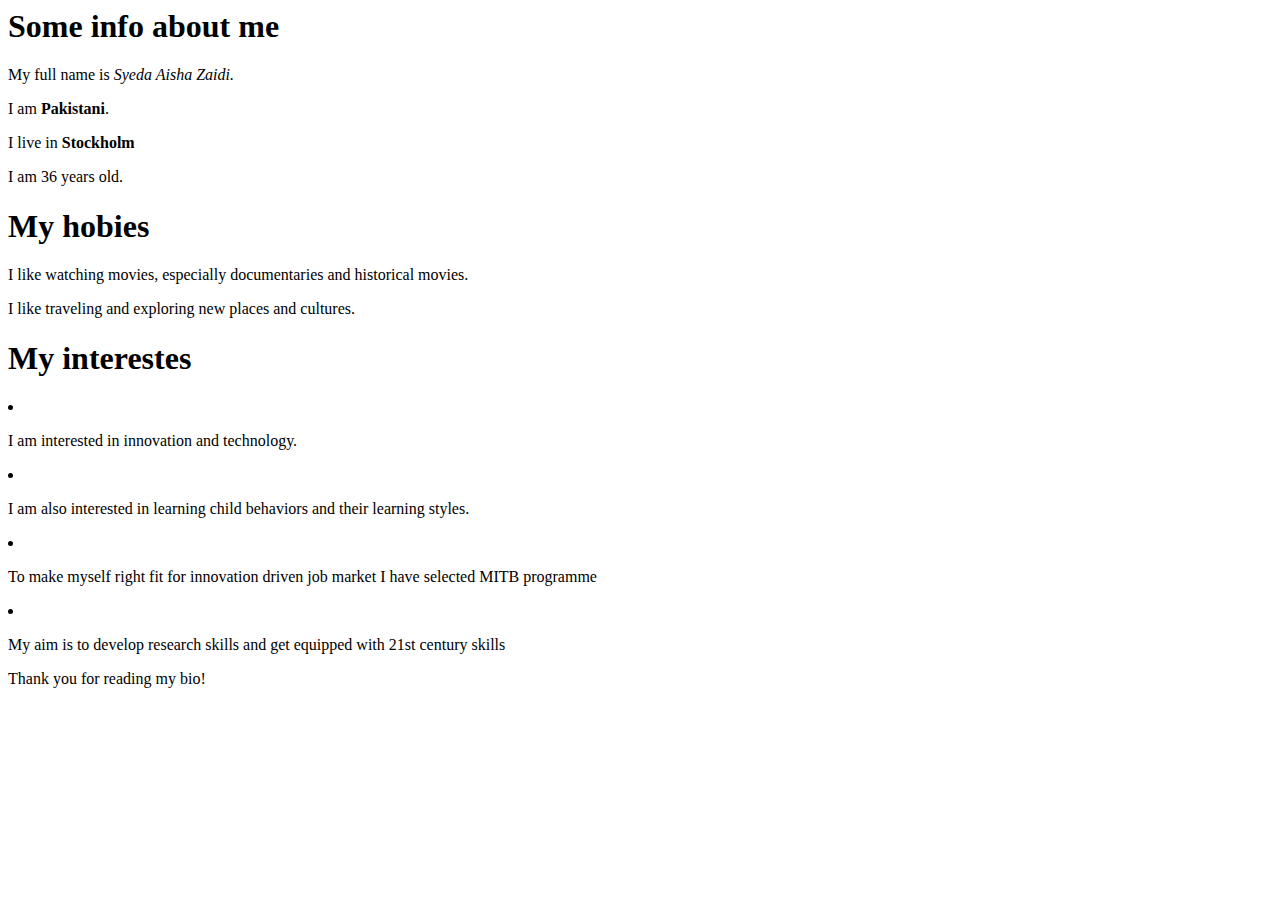
<file: docs/Syeda aisha profile.html>
<html>
    <head>
        <title>A short bio of Syeda Aisha Zaidi</title>
    </head>
    <body>
        <h1>Some info about me</h1>
        <p>My full name is <i>Syeda Aisha Zaidi.</i></p>
        <p>I am <b>Pakistani</b>.</p>
        <p>I live in <b>Stockholm</b> </p>
        <p>I am 36 years old.</p>
        <h1>My hobies</h1>
        <p>I like watching movies, especially documentaries and historical movies.</p>
        <p>I like traveling and exploring new places and cultures.</p>
        <h1>My interestes</h1>
        <li><p>I am interested in innovation and technology.</p>
        <li><p>I am also interested in learning child behaviors and their learning styles.</p></li>
        <li><p>To make myself right fit for innovation driven job market I have selected MITB programme</p></li>
        <li><p>My aim is to develop research skills and get equipped with 21st century skills </p></li>
    
        <p>Thank you for reading my bio!</p>
    </body>   
</html>
</file>
<file: docs/css/style.css>
/* Feel free to change me and make me your own! */

body {
  background-color: #7ae5ef; 
  font-family: Georgia, serif; 
}

article {
  margin-left: 10vw; 
  margin-right: 10vw; 
}

h1 {
  font-size: 48px; 
}

h2 {
  font-size: 36px; 
}

p {
  font-size: 20px; 
}

ul {
  font-size: 20px; 
  list-style-type: square; 
}

code {
 font-family: 'Courier New', monospace; 
}

footer{
  text-align: center; 
}

.copyright {
  border-top: 1px solid black;
  display: flex;
  margin: auto;
  padding: 10px;
}

img.copyright_logo {
  width: 1vw;
  margin:.15vw;
}

.course-logo {
  width: 35vw;
}
</file>
